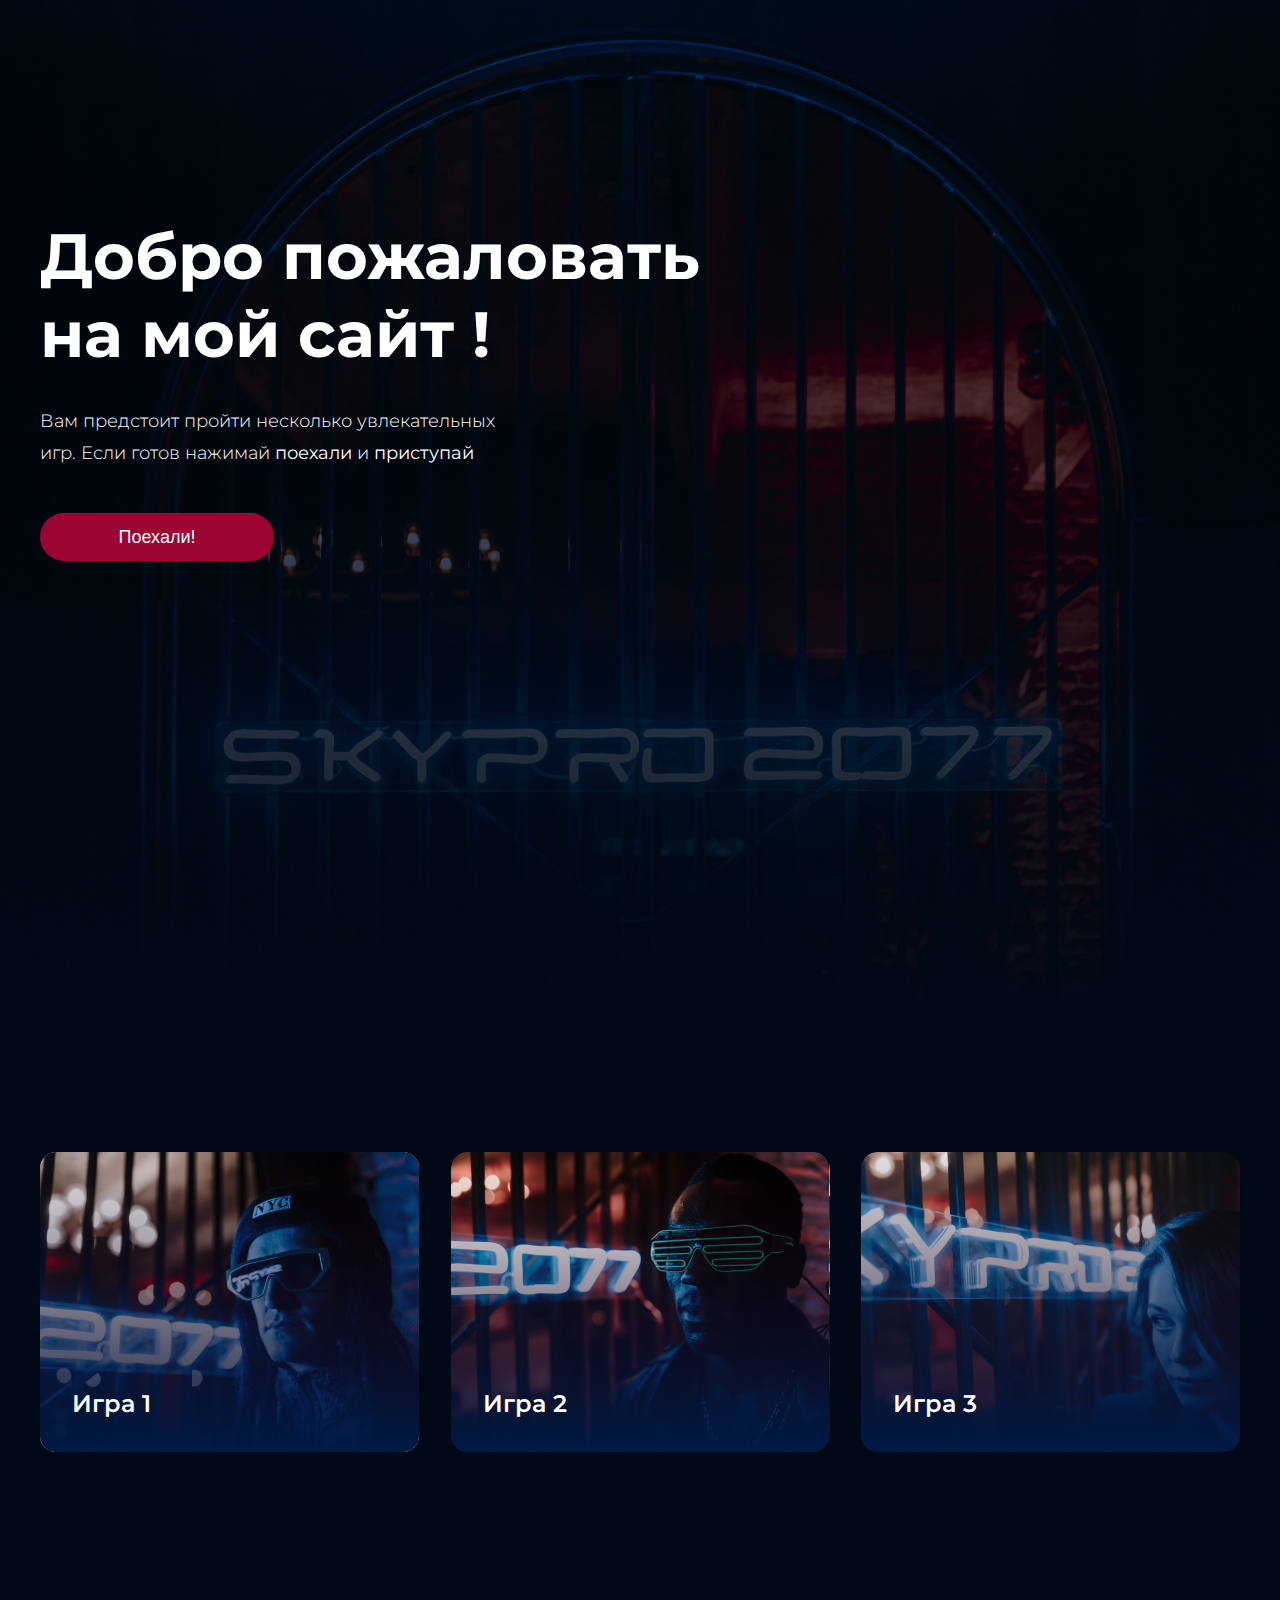
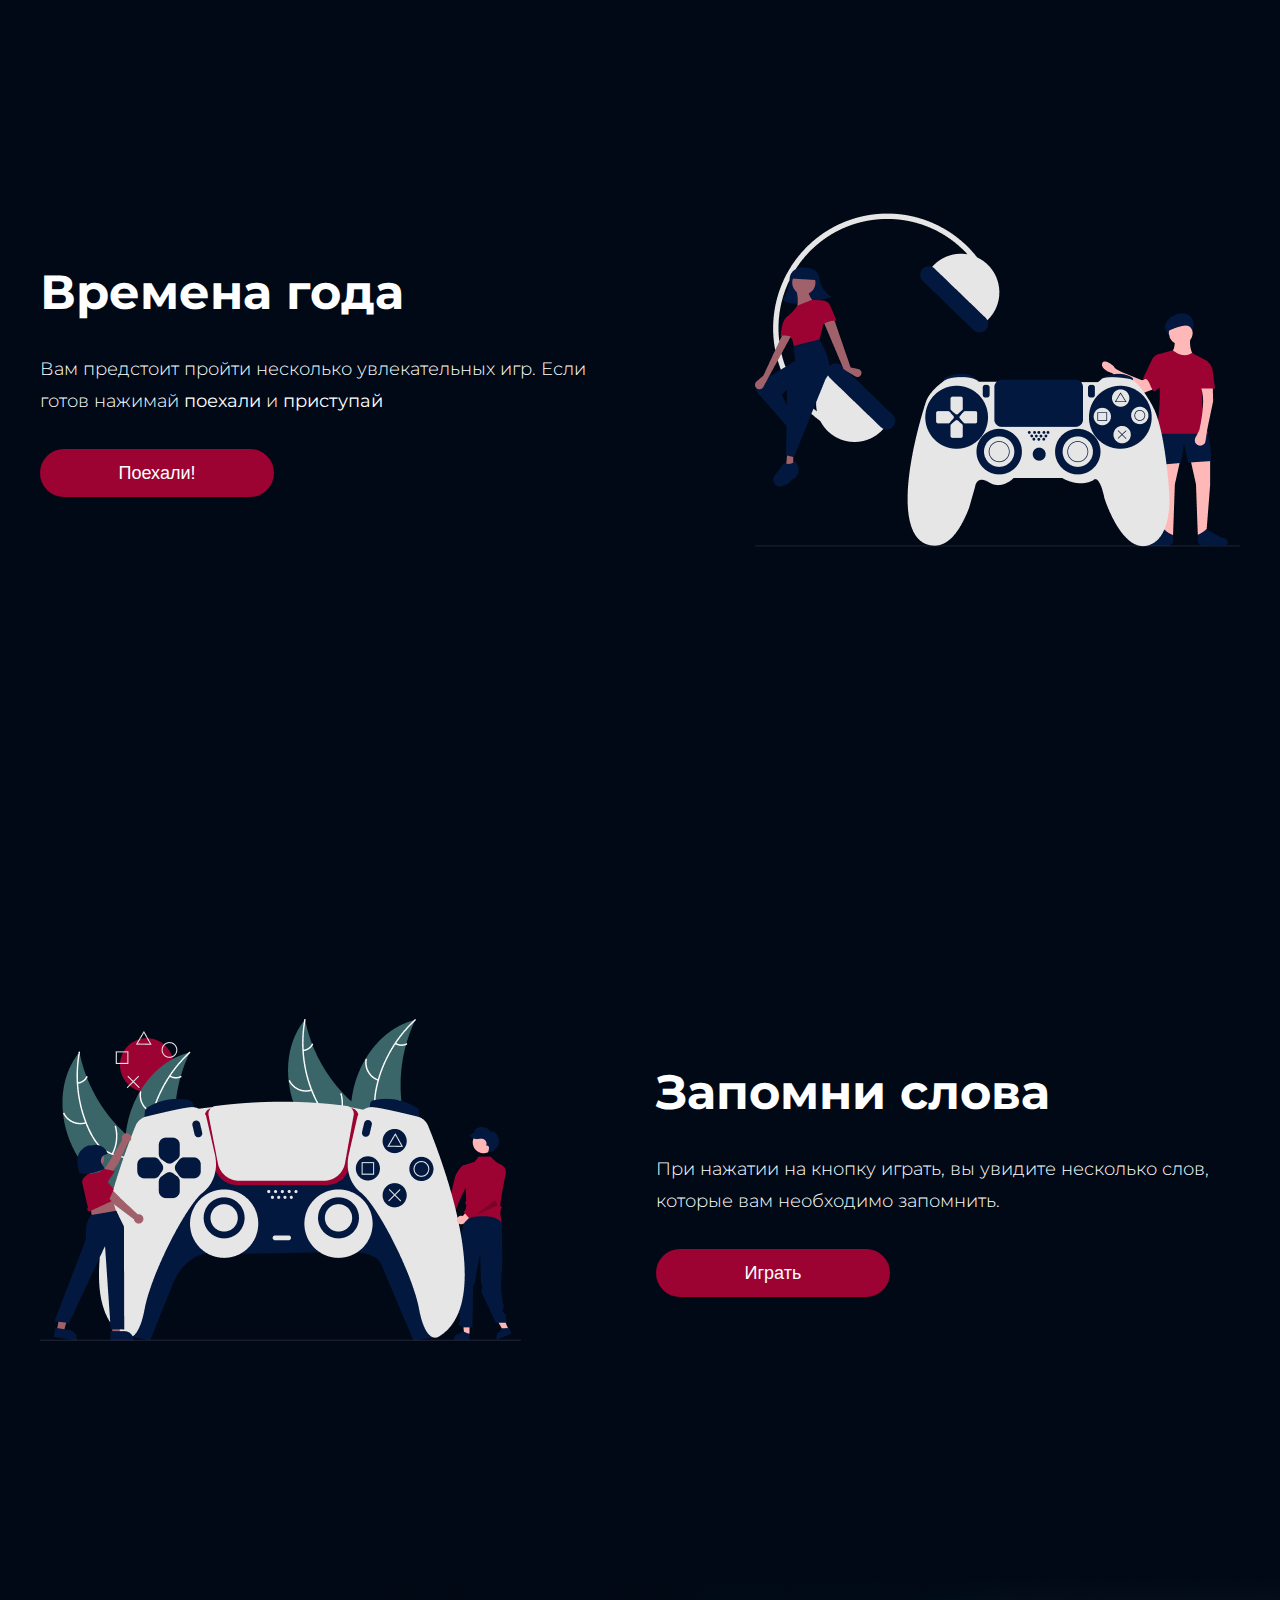
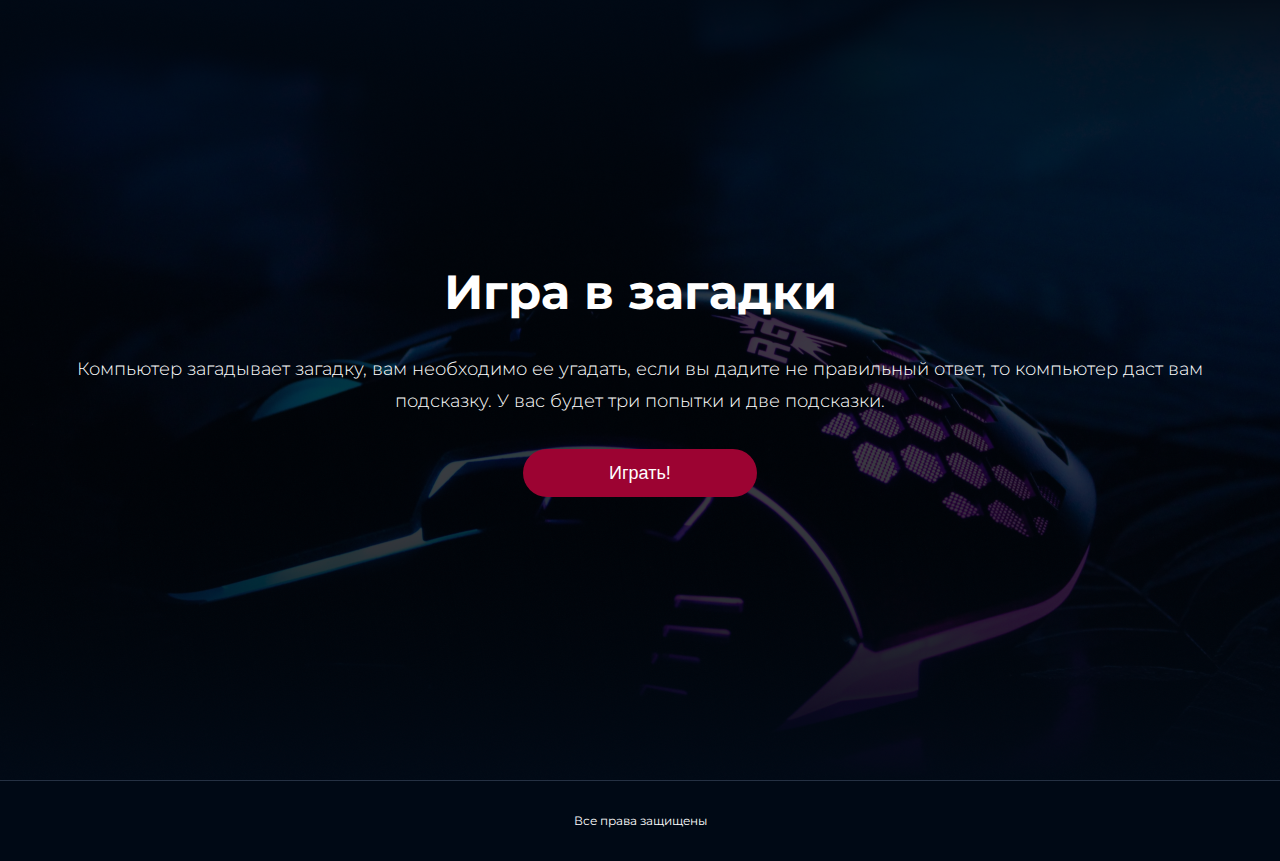
<file: index.html>
<!DOCTYPE html>
<html lang="ru">
<head>
    <meta charset="UTF-8">
    <meta http-equiv="X-UA-Compatible" content="ie=edge">
    <meta name="viewport" content="width=device-width, initial-scale=1.0">
    <title>Games</title>
    <link rel="preconnect" href="https://fonts.googleapis.com">
    <link rel="preconnect" href="https://fonts.gstatic.com" crossorigin>
    <link href="https://fonts.googleapis.com/css2?family=Montserrat:wght@300;400;500;600;700&display=swap" rel="stylesheet">
    <link rel="stylesheet" href="style.css">
    <script src="script.js"></script>
</head>
<body>
    <div class="top center">
        <h1 class="heading">Добро пожаловать <br> на мой сайт !</h1>
        <h4 class="slogan">Вам предстоит пройти несколько увлекательных игр. Если готов нажимай <b class="slogan-bold">поехали</b> и <b class="slogan-bold">приступай</b></h4>
        <button class="button">Поехали!</button>
    </div>
    <div class="product-box center">
        <a href="#game1" class="product"><h3 class="product-names">Игра 1</h3></a>
        <a href="#game2" class="product"><h3 class="product-names">Игра 2</h3></a>
        <a href="#game3" class="product"><h3 class="product-names">Игра 3</h3></a>
    </div>
    <div id="game1" class="game-box game-first center">
        <img class="game-logo" src="img/game1.png" alt="игра Времена года">
        <div class="game-info">
            <h2 class="game__heading">Времена года</h2>
            <h4 class="game__slogan">Вам предстоит пройти несколько увлекательных игр. Если готов нажимай <b class="slogan-bold">поехали</b> и <b class="slogan-bold">приступай</b></h4>
            <button onclick="monthNumber()" class="button">Поехали!</button>
        </div>
    </div>
    <div id="game2" class="game-box game-second center">
        <img class="game-logo" src="img/game2.png" alt="игра Запомни слова">
        <div class="game-info">
            <h2 class="game__heading">Запомни слова</h2>
            <h4 class="game__slogan">При нажатии на кнопку играть, вы увидите несколько слов, которые вам необходимо запомнить.</h4>
            <button onclick="rememberWords()" class="button">Играть</button>
        </div>
    </div>
    
    <div id="game3" class="game-box game-third center">
        <h2 class="game__heading">Игра в загадки</h2>
        <h4 class="game__slogan game__slogan_center">Компьютер загадывает загадку, вам необходимо ее угадать, если вы дадите не правильный ответ, то компьютер даст вам подсказку. У вас будет три попытки и две подсказки.</h4>
        <button class="button">Играть!</button>
    </div>
    <div class="rights">
        <h6 class="rights-text">Все права защищены</h6>
    </div>
    <script src="script.js"></script>
</body>
</html>
</file>
<file: style.css>
* {
    margin: 0;
    padding: 0;
}

body {
    font-family: "Montserrat", sans-serif;
}
.center {
    padding-left: calc(50% - 600px);
    padding-right: calc(50% - 600px);
  }
  
.top {
    background: url(img/background.jpg);
    background-repeat: no-repeat;
    background-size: cover;
    height: 1024px;
    background-repeat: no-repeat;
    background-size: cover;
    background-position: center;
}

.heading {
    color: #FFF;
    font-size: 64px;
    font-style: normal;
    font-weight: 700;
    line-height: normal;
    padding-top: 217px;
    padding-bottom: 32px;
}
.slogan {
    color: #FFF;
    font-size: 18px;
    font-style: normal;
    font-weight: 300;
    line-height: 32px;
    max-width: 481px;
    padding-bottom: 44px;
    
}
.button {
    border-radius: 30px;
    background: #9C0332;
    border: #9C0332; 
    height: 48px;
    width: 234px; 
    color: #FFF;

    font-size: 18px;
    font-style: normal;
    font-weight: 400;
    line-height: normal;
    transition: all 0.5s;
    
    &:hover {
        border-radius: 30px;
        background: #EB443F;
        cursor:url(img/clarity_cursor-hand-line.svg), auto;
    }

}

.product-box {
    box-sizing: border-box;
    background: #000915;
    min-height: 556px;
    display: flex;
    flex-direction: row;
    justify-content: space-between;
    flex-wrap: wrap;
    align-items: center;
    padding-top: 128px;
    padding-bottom: 128px;
}
.product {
    box-sizing: border-box;
    display: block;
    box-sizing: border-box;
    border-radius: 16px;
    width: 379px;
    height: 300px;
    color: #FFF;
    text-decoration: none;
    position: relative;
    transition: all 0.5s;
    &:hover {
        border: 3px solid #44D2FF;
        cursor:url(img/clarity_cursor-hand-line.svg), auto;
    }

    &:nth-child(1) {
        background:url(img/1.jpg);
    }
    &:nth-child(2) {
        background:url(img/2.png);
    }
    &:nth-child(3) {
        background:url(img/3.png);
    }

   
}
.product-names {
    font-size: 24px;
    font-style: normal;
    font-weight: 600;
    line-height: 32px;

    position: absolute;
    bottom: 32px;
    left: 32px;
   }

.game-box {
    height: 800px;
    background: #000915;
}
.game__heading {
    color: #FFF;
    font-size: 48px;
    font-style: normal;
    font-weight: 700;
    line-height: normal; 
}
.game__slogan {
    color: #FFF;
    font-size: 18px;
    font-style: normal;
    font-weight: 300;
    line-height: 32px;
}
.game__slogan_center {
    text-align: center;
}

.game-logo {
    max-width: 485px;
}
.game-info {
    max-width: 584px;
    display: flex;
    flex-direction: column;
    justify-content: center;
    gap: 32px;
}
.game-first {
    display: flex;
    align-items: center;
    flex-wrap: wrap;
    flex-direction: row-reverse;
    justify-content: space-between;
}
.game-second {
    display: flex;
    align-items: center;
    flex-wrap: wrap;
    justify-content: space-between;
}
.game-third {
    display: flex;
    flex-direction: column;
    align-items: center;
    justify-content: center;
    gap: 32px;
    background-image: url(img/bg2.png);
    background-repeat: no-repeat;
    background-size: cover;
}
.rights {
    
    background: #000915;
    text-align: center;
    height: 80px;
    border-top: 1px solid #B8D4FF33 ;
}
.rights-text {
    margin-top: 32px;
    color: #FFF;
    font-size: 12px;
    font-style: normal;
    font-weight: 400;
    line-height: normal;
}







@media (max-width: 767px) {
    .top {
        display: flex;
        flex-direction: column;
        align-items: center;
        background-size: cover;
        height: 735px;
    }
   
    .center {
      padding-left: 16px;
      padding-right: 16px;
    }

    .heading {
        color: #FFF;
        text-align: center;
        font-size: 32px;
        font-style: normal;
        font-weight: 700;
        line-height: normal;
    }
    .slogan {
        color: #FFF;
        text-align: center;
        font-size: 14px;
        font-style: normal;
        font-weight: 300;
        line-height: 22px;
    }
    .product-box {
        justify-content: center;
       
        

    }
    .product {
        margin-bottom: 32px;
        justify-content: center;
    }

    .game__heading {
        color: #FFF;
        text-align: center;
        font-size: 32px;
        font-style: normal;
        font-weight: 700;
        line-height: normal;
    }
    .game__slogan {
        color: #FFF;
        text-align: center;
        font-size: 14px;
        font-style: normal;
        font-weight: 300;
        line-height: 22px;
    }
    .game-box {
        flex-direction: column-reverse;
        padding-top: 51px;
        padding-bottom: 85px;
    }
    
    .game-info {
        align-items: center;
    }
    .game-logo {
        margin-top: 64px;
        max-width: 343px;
    }
    .game-first {
        height: 653px;
    }
    .game-second {
        height: 653px;
    }
    .game-third {
        justify-content: start;
        flex-direction: column;
    }
    .rights {
    
        border-top: 1px solid #000915 ;
    }
}
</file>
